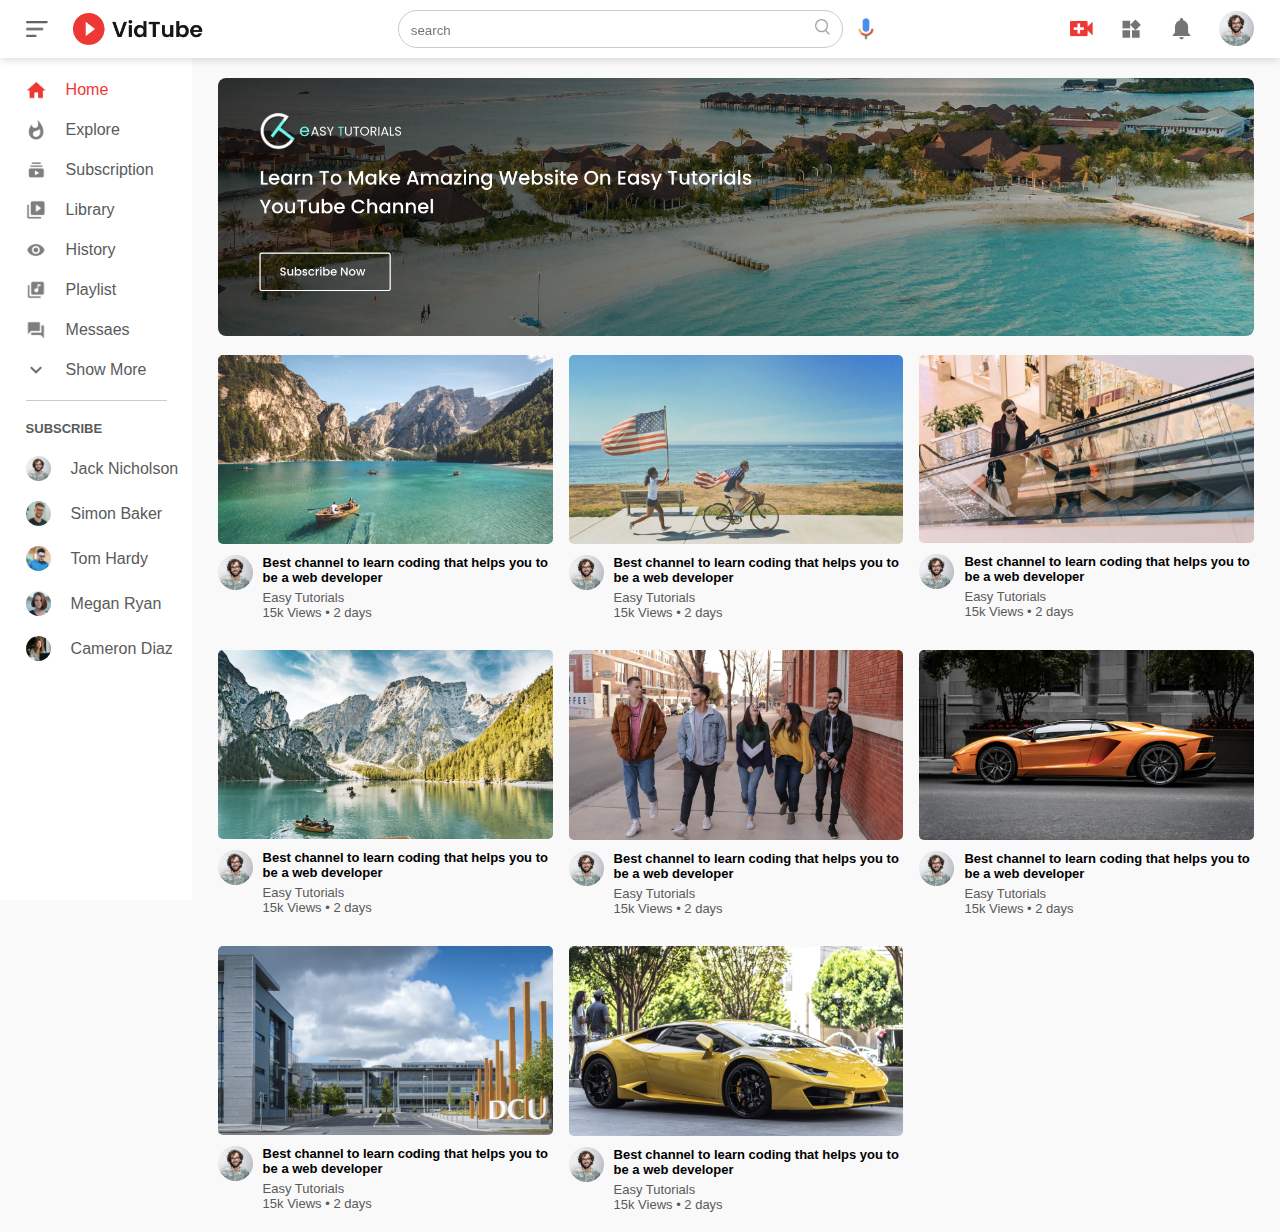
<file: index.html>
<!DOCTYPE html>
<html lang="en">
<head>
    <meta charset="UTF-8">
    <meta name="viewport" content="width=device-width, initial-scale=1.0">
    <title>Vidtube website - EAsy Tutorials</title>
    <link rel="stylesheet" href="style.css">
</head>
<body>
    

    <nav class="flex-div">
        <div class="nav-left flex-div">
            <img src="images/menu.png" class="menu-icon">
            <img src="images/logo.png" class="logo">
        </div>
        <div class="nav-middle flex-div">
            <div class="search-box">
                <input type="text" placeholder="search">
                <img src="images/search.png">
            </div>
            <img src="images/voice-search.png" class="mic-icon">
        </div>
        <div class="nav-right flex-div">
            <img src="images/upload.png">
            <img src="images/more.png">
            <img src="images/notification.png">
            <img src="images/Jack.png" class="user-icon">
        </div>
    </nav>
    <!-- ---------------sidebar------------ -->
    <div class="sidebar">
        <div class="shortcut-links">
            <a href="#"><img src="images/home.png"><p>Home</p></a>
            <a href="#"><img src="images/explore.png"><p>Explore</p></a>
            <a href="#"><img src="images/subscriprion.png"><p>Subscription</p></a>
            <a href="#"><img src="images/library.png"><p>Library</p></a>
            <a href="#"><img src="images/history.png"><p>History</p></a>
            <a href="#"><img src="images/playlist.png"><p>Playlist</p></a>
            <a href="#"><img src="images/messages.png"><p>Messaes</p></a>
            <a href="#"><img src="images/show-more.png"><p>Show More</p></a>
            <hr>
        </div>
        <div class="subscribed-list">
            <h3>SUBSCRIBE</h3>
            <a href="#"><img src="images/Jack.png"><p>Jack Nicholson</p></a>
            <a href="#"><img src="images/simon.png"><p>Simon Baker</p></a>
            <a href="#"><img src="images/tom.png"><p>Tom Hardy</p></a>
            <a href="#"><img src="images/megan.png"><p>Megan Ryan</p></a>
            <a href="#"><img src="images/cameron.png"><p>Cameron Diaz</p></a>
        </div>
    </div>

<!-- ----------main---------- -->

<div class="container">
    <div class="banner">
       <a href="play-vid.html"><img src="images/banner.png"></a>
    </div>
    <div class="list-container">
        <div class="vid-list">
            <a href="play-vid.html"><img src="images/thumbnail1.png" class="thumbnail"></a>
            <div class="flex-div">
                <img src="images/Jack.png">
                <div class="vid-info">
                    <a href="play-vid.html">Best channel to learn coding that helps you to be a 
                        web developer</a>
                    <p>Easy Tutorials</p>
                    <p>15k Views &bull; 2 days </p>
                </div>
            </div>
        </div>
        <div class="vid-list">
            <a href=""><img src="images/thumbnail2.png" class="thumbnail"></a>
            <div class="flex-div">
                <img src="images/Jack.png">
                <div class="vid-info">
                    <a href="">Best channel to learn coding that helps you to be a 
                        web developer</a>
                    <p>Easy Tutorials</p>
                    <p>15k Views &bull; 2 days </p>
                </div>
            </div>
        </div>
        <div class="vid-list">
            <a href=""><img src="images/thumbnail3.png" class="thumbnail"></a>
            <div class="flex-div">
                <img src="images/Jack.png">
                <div class="vid-info">
                    <a href="">Best channel to learn coding that helps you to be a 
                        web developer</a>
                    <p>Easy Tutorials</p>
                    <p>15k Views &bull; 2 days </p>
                </div>
            </div>
        </div>
        <div class="vid-list">
            <a href=""><img src="images/thumbnail4.png" class="thumbnail"></a>
            <div class="flex-div">
                <img src="images/Jack.png">
                <div class="vid-info">
                    <a href="">Best channel to learn coding that helps you to be a 
                        web developer</a>
                    <p>Easy Tutorials</p>
                    <p>15k Views &bull; 2 days </p>
                </div>
            </div>
        </div>
        <div class="vid-list">
            <a href=""><img src="images/thumbnail5.png" class="thumbnail"></a>
            <div class="flex-div">
                <img src="images/Jack.png">
                <div class="vid-info">
                    <a href="">Best channel to learn coding that helps you to be a 
                        web developer</a>
                    <p>Easy Tutorials</p>
                    <p>15k Views &bull; 2 days </p>
                </div>
            </div>
        </div>
        <div class="vid-list">
            <a href=""><img src="images/thumbnail6.png" class="thumbnail"></a>
            <div class="flex-div">
                <img src="images/Jack.png">
                <div class="vid-info">
                    <a href="">Best channel to learn coding that helps you to be a 
                        web developer</a>
                    <p>Easy Tutorials</p>
                    <p>15k Views &bull; 2 days </p>
                </div>
            </div>
        </div>
        <div class="vid-list">
            <a href=""><img src="images/thumbnail7.png" class="thumbnail"></a>
            <div class="flex-div">
                <img src="images/Jack.png">
                <div class="vid-info">
                    <a href="">Best channel to learn coding that helps you to be a 
                        web developer</a>
                    <p>Easy Tutorials</p>
                    <p>15k Views &bull; 2 days </p>
                </div>
            </div>
        </div>
        <div class="vid-list">
            <a href=""><img src="images/thumbnail8.png" class="thumbnail"></a>
            <div class="flex-div">
                <img src="images/Jack.png">
                <div class="vid-info">
                    <a href="">Best channel to learn coding that helps you to be a 
                        web developer</a>
                    <p>Easy Tutorials</p>
                    <p>15k Views &bull; 2 days </p>
                </div>
            </div>
        </div>
    </div>


</div>




<script src="script.js"></script>
</body>
</html>
</file>
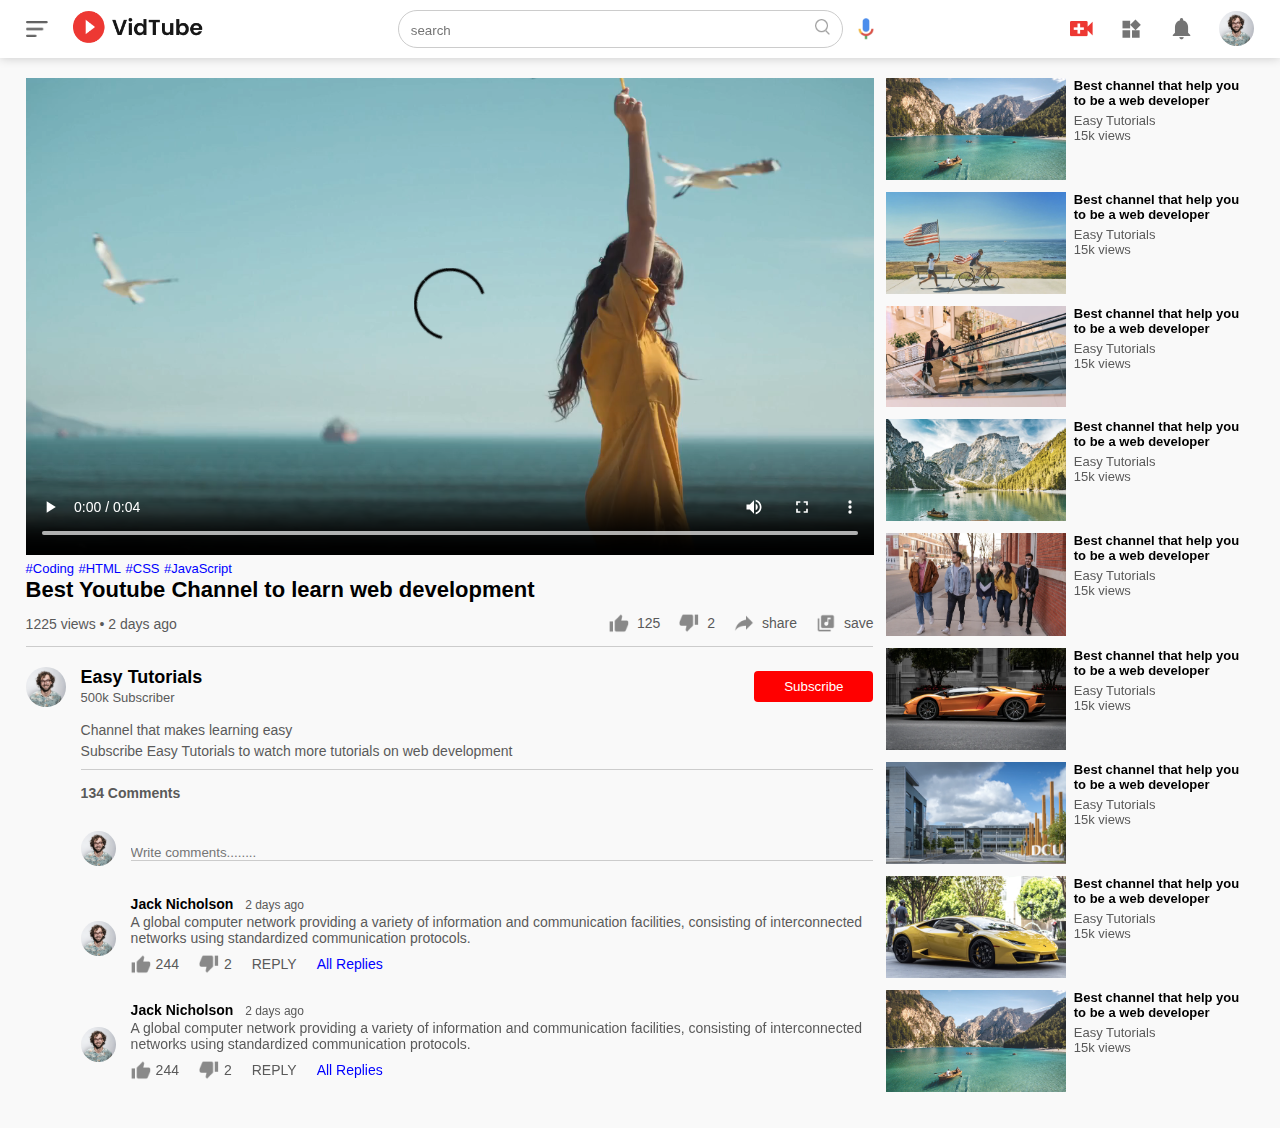
<file: play-vid.html>
<!DOCTYPE html>
<html lang="en">
<head>
    <meta charset="UTF-8">
    <meta name="viewport" content="width=device-width, initial-scale=1.0">
    <title>Play video- Easy Tutorials</title>
    <link rel="stylesheet" href="style.css">
</head>
<body>

    <nav class="flex-div">
        <div class="nav-left flex-div">
            <img src="images/menu.png" class="menu-icon">
           <a href="index.html"> <img src="images/logo.png" class="logo"></a>
        </div>
        <div class="nav-middle flex-div">
            <div class="search-box">
                <input type="text" placeholder="search">
                <img src="images/search.png">
            </div>
            <img src="images/voice-search.png" class="mic-icon">
        </div>
        <div class="nav-right flex-div">
            <img src="images/upload.png">
            <img src="images/more.png">
            <img src="images/notification.png">
            <img src="images/Jack.png" class="user-icon">
        </div>
    </nav>

<div class="container play-container">
    <div class="row">
        <div class="play-video">
            <video controls autoplay>
                <source src="images/video.mp4" type="video/mp4">
            </video>
            <div class="tags">
                <a href="">#Coding</a>
                <a href="">#HTML</a>
                <a href="">#CSS</a>
                <a href="">#JavaScript</a>
            </div>
            <h3>Best Youtube Channel  to learn web development</h3>
            <div class="play-video-info">
                <p>1225 views &bull; 2 days ago</p>
                <div>
                    <a href=""><img src="images/like.png">125</a>
                    <a href=""><img src="images/dislike.png">2</a>
                    <a href=""><img src="images/share.png">share</a>
                    <a href=""><img src="images/save.png">save</a>
                </div>
            </div>
            <hr>
            <div class="publisher">
                <img src="images/Jack.png">
                <div>
                    <p>Easy Tutorials</p>
                    <span>500k Subscriber</span>
                </div>
                <button type="button">Subscribe</button>
            </div>
            <div class="vid-description">
                <p>Channel that makes learning easy</p>
                <p>Subscribe Easy Tutorials to watch more tutorials on web development</p>
                <hr>
                <h4>134 Comments</h4>

                <div class="add-comment">
                    <img src="images/Jack.png">
                    <input type="text" placeholder="Write comments........">
                </div>
                <div class="old-comment">
                    <img src="images/Jack.png">
                    <div>
                        <h3>Jack Nicholson <span>2 days ago</span></h3>
                        <p>A global computer network providing a variety of information and communication
                            facilities, consisting of interconnected networks using standardized communication
                            protocols.</p>
                            <div class="a-comment-action">
                                <img src="images/like.png">
                                <span>244</span>
                                <img src="images/dislike.png">
                                <span>2</span>
                                <span>REPLY</span>
                                <a href="">All Replies</a>
                            </div>
                    </div>
                </div>
                <div class="old-comment">
                    <img src="images/Jack.png">
                    <div>
                        <h3>Jack Nicholson <span>2 days ago</span></h3>
                        <p>A global computer network providing a variety of information and communication
                            facilities, consisting of interconnected networks using standardized communication
                            protocols.</p>
                            <div class="a-comment-action">
                                <img src="images/like.png">
                                <span>244</span>
                                <img src="images/dislike.png">
                                <span>2</span>
                                <span>REPLY</span>
                                <a href="">All Replies</a>
                            </div>
                    </div>
                </div>
            </div>






        </div>
        <div class="right-sidebar">

            <div class="side-vid-list">
                <a href="" class="small-thumbnail"><img src="images/thumbnail1.png"></a>
                <div class="vid-info">
                    <a href="#">Best channel that help you to be a web developer</a>
                    <p>Easy Tutorials</p>
                    <p>15k views</p>
                </div>
            </div>
            
            <div class="side-vid-list">
                <a href="" class="small-thumbnail"><img src="images/thumbnail2.png"></a>
                <div class="vid-info">
                    <a href="#">Best channel that help you to be a web developer</a>
                    <p>Easy Tutorials</p>
                    <p>15k views</p>
                </div>
            </div>
            
            <div class="side-vid-list">
                <a href="" class="small-thumbnail"><img src="images/thumbnail3.png"></a>
                <div class="vid-info">
                    <a href="#">Best channel that help you to be a web developer</a>
                    <p>Easy Tutorials</p>
                    <p>15k views</p>
                </div>
            </div>
            
            <div class="side-vid-list">
                <a href="" class="small-thumbnail"><img src="images/thumbnail4.png"></a>
                <div class="vid-info">
                    <a href="#">Best channel that help you to be a web developer</a>
                    <p>Easy Tutorials</p>
                    <p>15k views</p>
                </div>
            </div>
            
            <div class="side-vid-list">
                <a href="" class="small-thumbnail"><img src="images/thumbnail5.png"></a>
                <div class="vid-info">
                    <a href="#">Best channel that help you to be a web developer</a>
                    <p>Easy Tutorials</p>
                    <p>15k views</p>
                </div>
            </div>
            
            <div class="side-vid-list">
                <a href="" class="small-thumbnail"><img src="images/thumbnail6.png"></a>
                <div class="vid-info">
                    <a href="#">Best channel that help you to be a web developer</a>
                    <p>Easy Tutorials</p>
                    <p>15k views</p>
                </div>
            </div>
            
            <div class="side-vid-list">
                <a href="" class="small-thumbnail"><img src="images/thumbnail7.png"></a>
                <div class="vid-info">
                    <a href="#">Best channel that help you to be a web developer</a>
                    <p>Easy Tutorials</p>
                    <p>15k views</p>
                </div>
            </div>
            <div class="side-vid-list">
                <a href="" class="small-thumbnail"><img src="images/thumbnail8.png"></a>
                <div class="vid-info">
                    <a href="#">Best channel that help you to be a web developer</a>
                    <p>Easy Tutorials</p>
                    <p>15k views</p>
                </div>
            </div>
            
            <div class="side-vid-list">
                <a href="" class="small-thumbnail"><img src="images/thumbnail1.png"></a>
                <div class="vid-info">
                    <a href="#">Best channel that help you to be a web developer</a>
                    <p>Easy Tutorials</p>
                    <p>15k views</p>
                </div>
            </div>


        </div>

    </div>
</div>


</body>
</html>
</file>
<file: style.css>
*{
    margin: 0;
    padding: 0;
    font-family: 'poppins', sans-serif;
    box-sizing: border-box;
}
a{
    text-decoration: none;
    color: #5a5a5a;
}
img{
    cursor: pointer;
}
.flex-div{
    display: flex;
    align-items: center;
}
nav{
    padding: 10px 2%;
    justify-content: space-between;
    box-shadow: 0 0 10px rgba(0, 0, 0, 0.2);
    background: #fff;
    position: sticky;
    top: 0;
    z-index: 10;
}
.nav-right img{
    width: 25px;
    margin-right: 25px;
}
.nav-right .user-icon{
    width: 35px;
    border-radius: 50%;
    margin-right: 0;
}
.nav-left .menu-icon{
    width: 22px;
    margin-right: 25px;
}
.nav-left .logo{
    width: 130px;
}
.nav-middle .mic-icon{
    width: 16px;
}
.nav-middle .search-box{
    border: 1px solid #ccc;
    margin-right: 15px;
    padding: 8px 12px;
    border-radius: 25px;
}
.nav-middle .search-box input{
    width: 400px;
    border: 0;
    outline: 0;
    background: transparent;
}
.nav-middle .search-box img{
    width: 15px;
}

/* -------------sidebar------------ */

.sidebar{
    background: #fff;
    width: 15%;
    height: 100vh;
    position: fixed;
    top: 0;
    padding-left: 2%;
    padding-top: 80px;
}
.shortcut-links a img{
    width: 20px;
    margin-right: 20px;
}
.shortcut-links a{
    display: flex;
    align-items: center;
    margin-bottom: 20px;
    width: fit-content;
    flex-wrap: wrap;
}
.shortcut-links a:first-child{
    color: #ed3833;
}
.sidebar hr{
    border: 0;
    height: 1px;
    background: #ccc;
    width: 85%;
}
.subscribed-list h3{
    font-size: 13px;
    margin: 20px 0;
    color: #5a5a5a;
}
.subscribed-list a{
    display: flex;
    align-items: center;
    margin-bottom: 20px;
    width: fit-content;
    flex-wrap: wrap;
}
.subscribed-list a img{
    width: 25px;
    border-radius: 50%;
    margin-right: 20px;
}
.small-sidebar{
    width: 5%;
}
.small-sidebar a p{
    display: none;
}
.small-sidebar h3{
    display: none;
}
.small-sidebar hr{
    width: 50%;
    margin-bottom: 25px;
}
/* ----------main------------- */

.container{
    background: #f9f9f9;
    padding-left: 17%;
    padding-right: 2%;
    padding-top: 20px;
    padding-bottom: 20px;
}
.large-container{
    padding-left: 7%;
}


.banner{
    width: 100%;
}
.banner img{
    width: 100%;
    border-radius: 8px;
}
.list-container{
    display: grid;
    grid-template-columns: repeat(auto-fit, minmax(250px, 1fr));
    grid-column-gap: 16px;
    grid-row-gap: 30px;
    margin-top: 15px;
}
.vid-list .thumbnail{
    width: 100%;
    border-radius: 5px;
}
.vid-list .flex-div{
    align-items: flex-start;
    margin-top: 7px;
}
.vid-list .flex-div img{
    width: 35px;
    margin-right: 10px;
    border-radius: 50%;
} 
.vid-info{
    color: #5a5a5a;
    font-size: 13px;
}
.vid-info a{
    color: #000;
    font-weight: 600;
    display: block;
    margin-bottom: 5px;
}


@media (max-width: 900px){
    .menu-icon{
        display: none;
    }
    .sidebar{
        display: none;
    }
    .container, .large-container{
        padding-left: 5%;
        padding-right: 5%;
    }
    .nav-right img{
        display: none;
    }
    .nav-right .user-icon{
        display: block;
        width: 30px;
    }
    .nav-middle .search-box input{
        width: 100px;
    }
    .nav-middle .mic-icon{
        display: none;
    }
    .logo{
        width: 90px;
    }
}


/* ------------play video page --------------- */
.play-container{
    padding-left: 2%;
}
.row{
    display: flex;
    justify-content: space-between;
    flex-wrap: wrap;
}
.play-video{
    flex-basis: 69%;
}
.right-sidebar{
    flex-basis: 30%;
}
.play-video video{
    width: 100%;
}
.side-vid-list{
    display: flex;
    justify-content: space-between;
    margin-bottom: 8px;
}
.side-vid-list img{
    width: 100%;
}
.side-vid-list .small-thumbnail{
    flex-basis: 49%;
}
.side-vid-list .vid-info{
    flex-basis: 49%;
}
.play-video .tags a{
    color: #0000ff;
    font-size: 13px;
}
.play-video h3{
    font-weight: 600;
    font-size: 22px;
}
.play-video .play-video-info{
    display: flex;
    align-items: center;
    justify-content: space-between;
    flex-wrap: wrap;
    margin-top: 10px;
    font-size: 14px;
    color: #5a5a5a;
}
.play-video .play-video-info a img{
    width: 20px;
    margin-right: 8px;
}
.play-video .play-video-info a{
    display: inline-flex;
    align-items: center;
    margin-left: 15px;
}
.play-video hr{
    border: 0;
    height: 1px;
    background: #ccc;
    margin: 10px 0;
}
.publisher{
    display: flex;
    align-items: center;
    margin-top: 20px;
}
.publisher div{
    flex: 1;
} 
.publisher img{
    width: 40px;
    border-radius: 50%;
    margin-right: 15px;
}
.publisher div p{
    color: #000;
    font-weight: 600;
    font-size: 18px;
}
.publisher div span{
    font-size: 13px;
    color: #5a5a5a;
}
.publisher button{
    background: red;
    color: #fff;
    padding: 8px 30px;
    border: 0;
    outline: 0;
    border-radius: 4px;
    cursor: pointer;
}
.vid-description{
    padding-left: 55px;
    margin: 15px 0;
}
.vid-description p{
    font-size: 14px;
    margin-bottom: 5px;
    color: #5a5a5a;
}
.vid-description h4{
    font-size: 14px;
    color: #5a5a5a;
    margin-top: 15px;
}
.add-comment{
    display: flex;
    align-items: center;
    margin: 30px 0;
}
.add-comment img{
    width: 35px;
    border-radius: 50%;
    margin-right: 15px;
}
.add-comment input{
    border: 0;
    outline: 0;
    border-bottom: 1px solid #ccc;
    width: 100%;
    padding-top: 10px;
    background: transparent;
}
.old-comment{
    display: flex;
    align-items: center;
    margin: 20px 0;
}
.old-comment img{
    width: 35px;
    border-radius: 50%;
    margin-right: 15px;
}
.old-comment h3{
    font-size: 14px;
    margin-bottom: 2px;
}
.old-comment h3 span{
    font-size: 12px;
    color: #5a5a5a;
    font-weight: 500;
    margin-left: 8px;
}
.old-comment .a-comment-action{
    display: flex;
    align-items: center;
    margin: 8px 0;
    font-size: 14px;
}
.old-comment .a-comment-action img{
    border-radius: 0;
    width: 20px;
    margin-right: 5px;
}
.old-comment .a-comment-action span{
    margin-right: 20px;
    color: #5a5a5a;
}
.old-comment .a-comment-action a{
    color: #0000ff;
}

/* -------------MEDIA QUERY------------- */
@media(max-width:900px){
    .play-video{
        flex-basis: 100%;
    }
    .right-sidebar{
        flex-basis: 100%;
    }
    .play-container{
        padding-left: 5%;
    }
    .vid-description{
        padding-left: 0;
    }
    .play-video .play-video-info a{
        margin-left: 0;
        margin-right: 15px;
        margin-top: 15px;
    }
}
</file>
